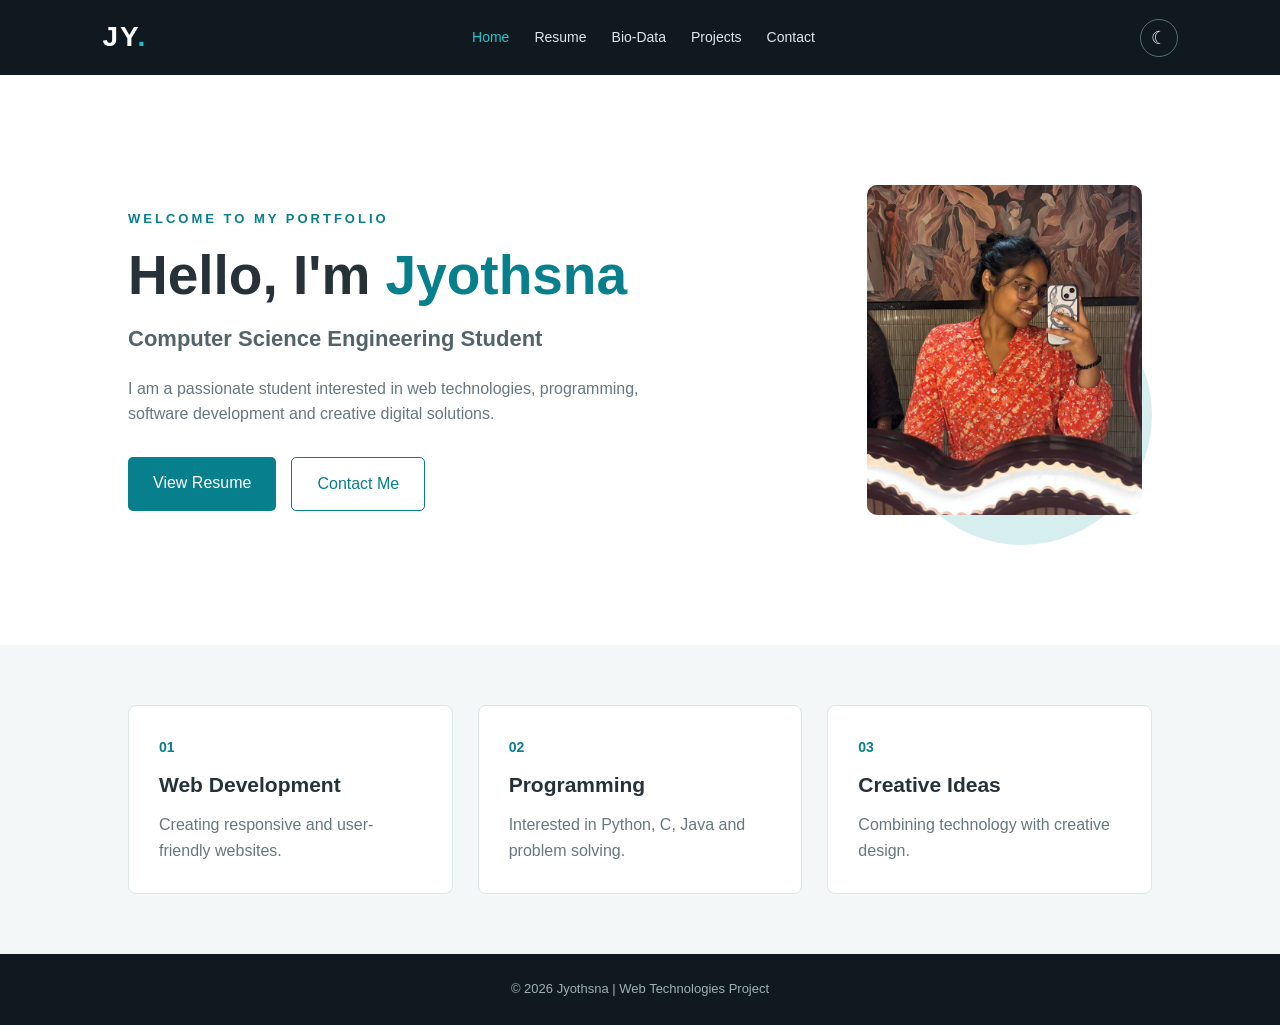
<file: index.html>
<!DOCTYPE html>
<html lang="en">
<head>
    <meta charset="UTF-8">
    <meta name="viewport" content="width=device-width, initial-scale=1.0">
    <title>Jyothsna | Portfolio</title>

    <link rel="stylesheet" href="style.css">

    <!-- jQuery -->
    <script src="https://code.jquery.com/jquery-3.7.1.min.js"></script>
</head>

<body>

<header>
    <div class="logo">JY<span>.</span></div>

    <nav>
        <a href="index.html" class="active">Home</a>
        <a href="resume.html">Resume</a>
        <a href="biodata.html">Bio-Data</a>
        <a href="projects.html">Projects</a>
        <a href="contact.html">Contact</a>
    </nav>

    <button id="themeBtn">☾</button>
</header>

<section class="hero">

    <div class="hero-text">
        <p class="small-title">WELCOME TO MY PORTFOLIO</p>

        <h1>Hello, I'm <span>Jyothsna</span></h1>

        <h2>Computer Science Engineering Student</h2>

        <p>
            I am a passionate student interested in web technologies,
            programming, software development and creative digital solutions.
        </p>

        <div class="buttons">
            <a href="resume.html" class="btn">View Resume</a>
            <a href="contact.html" class="btn outline">Contact Me</a>
        </div>
    </div>

    <div class="profile-box">
        <div class="circle"></div>
        <img src="image.jpg" alt="Profile Photo">
    </div>

</section>

<section class="quick">

    <div class="quick-card">
        <h3>01</h3>
        <h2>Web Development</h2>
        <p>Creating responsive and user-friendly websites.</p>
    </div>

    <div class="quick-card">
        <h3>02</h3>
        <h2>Programming</h2>
        <p>Interested in Python, C, Java and problem solving.</p>
    </div>

    <div class="quick-card">
        <h3>03</h3>
        <h2>Creative Ideas</h2>
        <p>Combining technology with creative design.</p>
    </div>

</section>

<footer>
    <p>© 2026 Jyothsna | Web Technologies Project</p>
</footer>

<script src="script.js"></script>

</body>
</html>
</file>
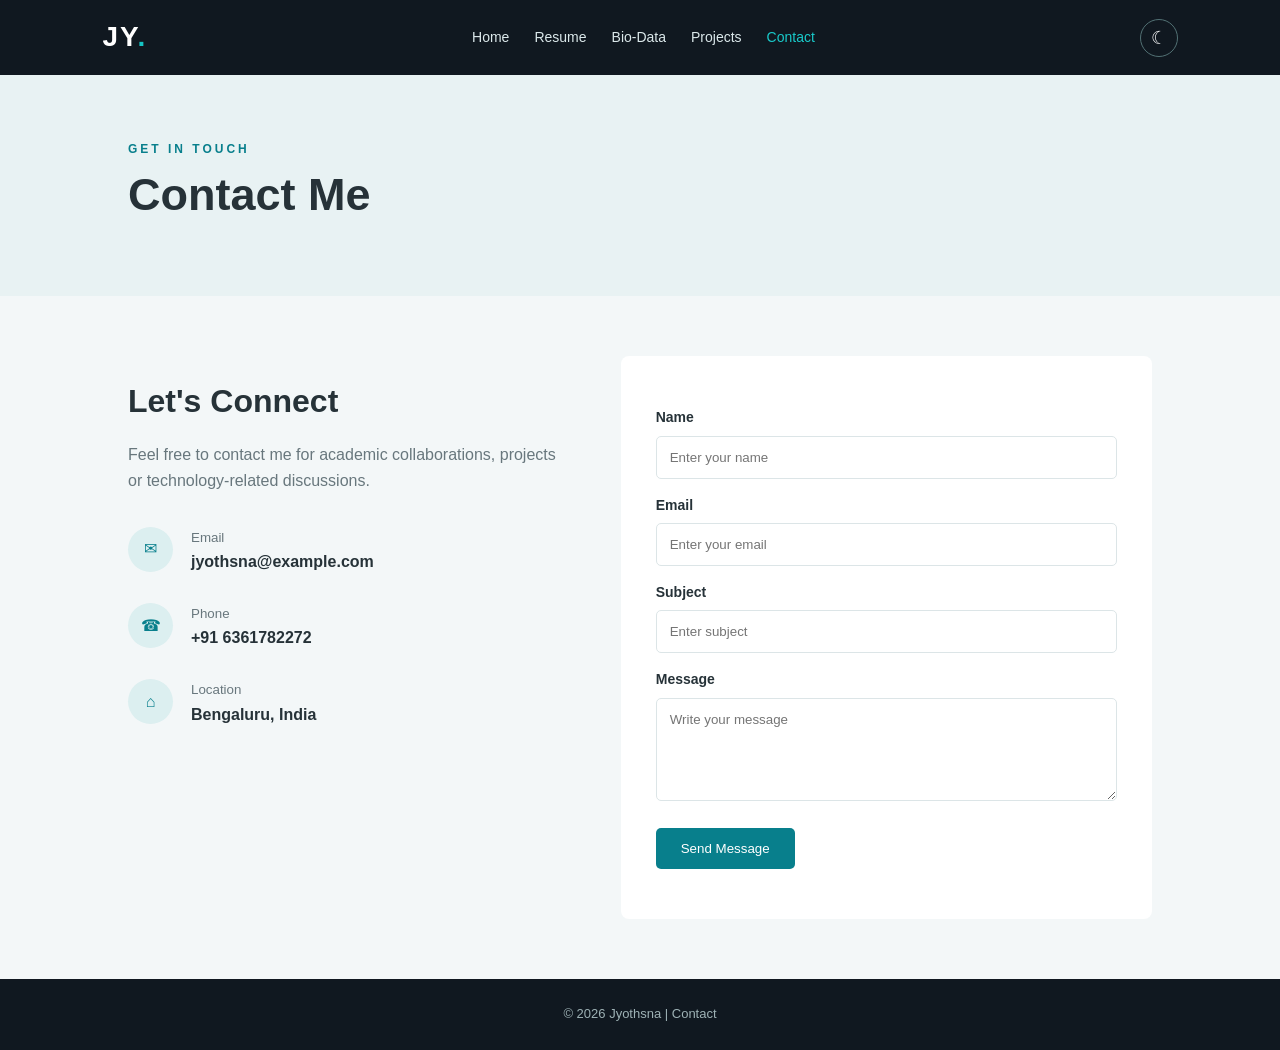
<file: contact.html>
<!DOCTYPE html>
<html lang="en">

<head>

    <meta charset="UTF-8">

    <meta name="viewport"
          content="width=device-width, initial-scale=1.0">

    <title>Contact | Jyothsna</title>

    <link rel="stylesheet" href="style.css">

    <script src="https://code.jquery.com/jquery-3.7.1.min.js"></script>

</head>

<body>

<header>

    <div class="logo">JY<span>.</span></div>

    <nav>

        <a href="index.html">Home</a>

        <a href="resume.html">Resume</a>

        <a href="biodata.html">Bio-Data</a>

        <a href="projects.html">Projects</a>

        <a href="contact.html" class="active">
            Contact
        </a>

    </nav>

    <button id="themeBtn">☾</button>

</header>


<div class="page-title">

    <p>GET IN TOUCH</p>

    <h1>Contact Me</h1>

</div>


<main class="contact-container">


    <section class="contact-info">

        <h2>Let's Connect</h2>

        <p>
            Feel free to contact me for academic collaborations,
            projects or technology-related discussions.
        </p>


        <div class="contact-item">

            <span>✉</span>

            <div>

                <small>Email</small>

                <p>jyothsna@example.com</p>

            </div>

        </div>


        <div class="contact-item">

            <span>☎</span>

            <div>

                <small>Phone</small>

                <p>+91 6361782272</p>

            </div>

        </div>


        <div class="contact-item">

            <span>⌂</span>

            <div>

                <small>Location</small>

                <p>Bengaluru, India</p>

            </div>

        </div>

    </section>


    <section class="form-box">

        <form id="contactForm">

            <label>Name</label>

            <input type="text"
                   id="name"
                   placeholder="Enter your name">

            <label>Email</label>

            <input type="email"
                   id="email"
                   placeholder="Enter your email">

            <label>Subject</label>

            <input type="text"
                   id="subject"
                   placeholder="Enter subject">

            <label>Message</label>

            <textarea id="message"
                      rows="5"
                      placeholder="Write your message"></textarea>

            <button type="submit"
                    class="btn">
                Send Message
            </button>

            <p id="formMessage"></p>

        </form>

    </section>

</main>


<footer>

    <p>© 2026 Jyothsna | Contact</p>

</footer>


<script src="script.js"></script>

</body>

</html>
</file>
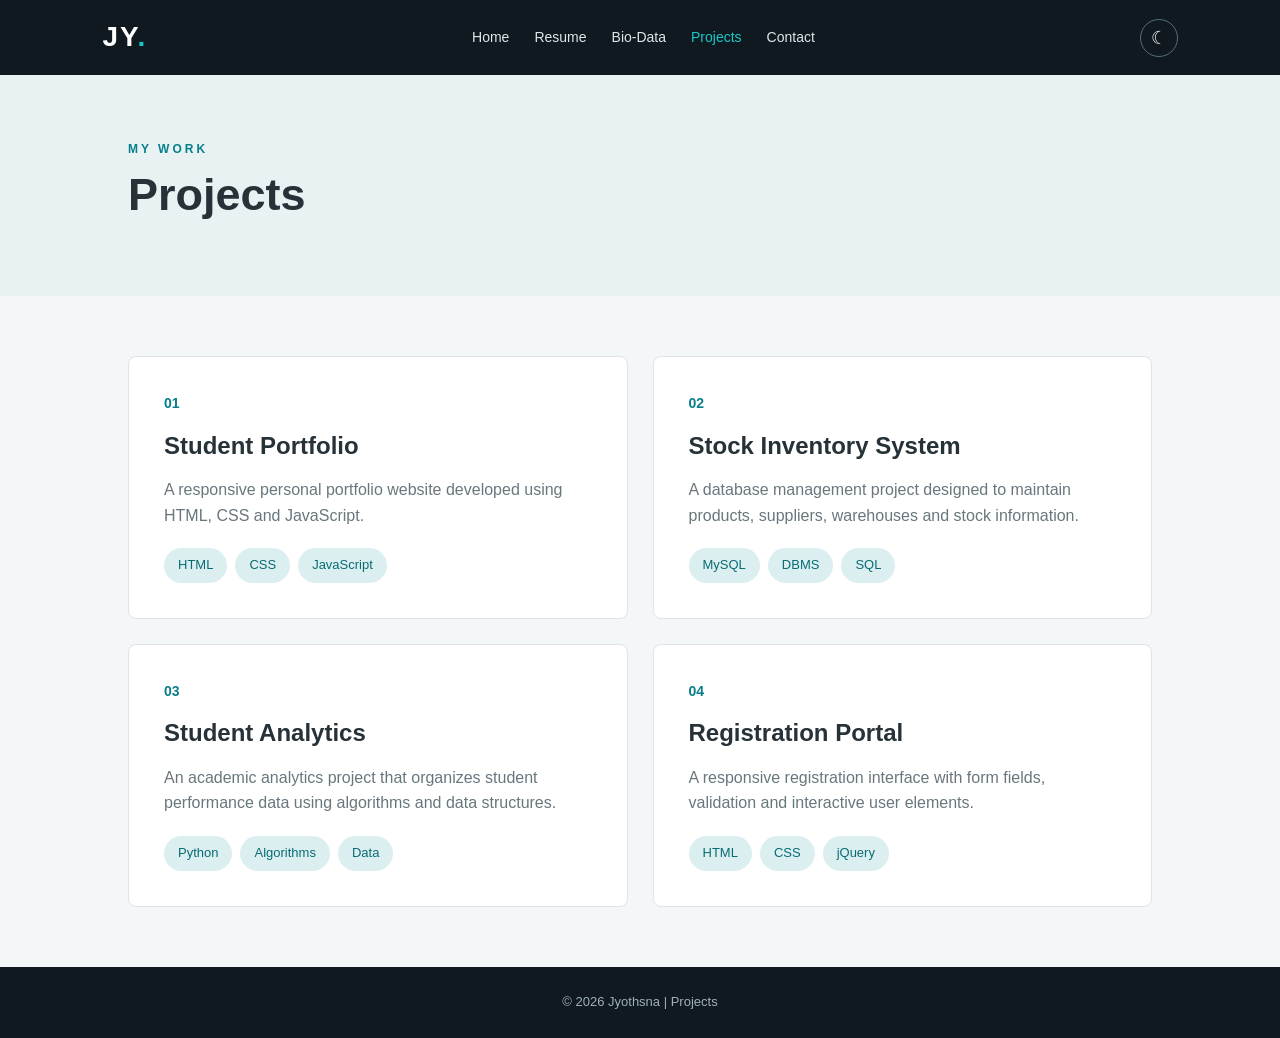
<file: projects.html>
<!DOCTYPE html>
<html lang="en">

<head>

    <meta charset="UTF-8">

    <meta name="viewport"
          content="width=device-width, initial-scale=1.0">

    <title>Projects | Jyothsna</title>

    <link rel="stylesheet" href="style.css">

    <script src="https://code.jquery.com/jquery-3.7.1.min.js"></script>

</head>

<body>

<header>

    <div class="logo">JY<span>.</span></div>

    <nav>

        <a href="index.html">Home</a>

        <a href="resume.html">Resume</a>

        <a href="biodata.html">Bio-Data</a>

        <a href="projects.html" class="active">
            Projects
        </a>

        <a href="contact.html">Contact</a>

    </nav>

    <button id="themeBtn">☾</button>

</header>


<div class="page-title">

    <p>MY WORK</p>

    <h1>Projects</h1>

</div>


<section class="projects">

    <div class="project-card">

        <div class="project-number">01</div>

        <h2>Student Portfolio</h2>

        <p>
            A responsive personal portfolio website developed
            using HTML, CSS and JavaScript.
        </p>

        <div class="tech">

            <span>HTML</span>
            <span>CSS</span>
            <span>JavaScript</span>

        </div>

    </div>


    <div class="project-card">

        <div class="project-number">02</div>

        <h2>Stock Inventory System</h2>

        <p>
            A database management project designed to maintain
            products, suppliers, warehouses and stock information.
        </p>

        <div class="tech">

            <span>MySQL</span>
            <span>DBMS</span>
            <span>SQL</span>

        </div>

    </div>


    <div class="project-card">

        <div class="project-number">03</div>

        <h2>Student Analytics</h2>

        <p>
            An academic analytics project that organizes student
            performance data using algorithms and data structures.
        </p>

        <div class="tech">

            <span>Python</span>
            <span>Algorithms</span>
            <span>Data</span>

        </div>

    </div>


    <div class="project-card">

        <div class="project-number">04</div>

        <h2>Registration Portal</h2>

        <p>
            A responsive registration interface with form fields,
            validation and interactive user elements.
        </p>

        <div class="tech">

            <span>HTML</span>
            <span>CSS</span>
            <span>jQuery</span>

        </div>

    </div>

</section>


<footer>

    <p>© 2026 Jyothsna | Projects</p>

</footer>


<script src="script.js"></script>

</body>

</html>
</file>
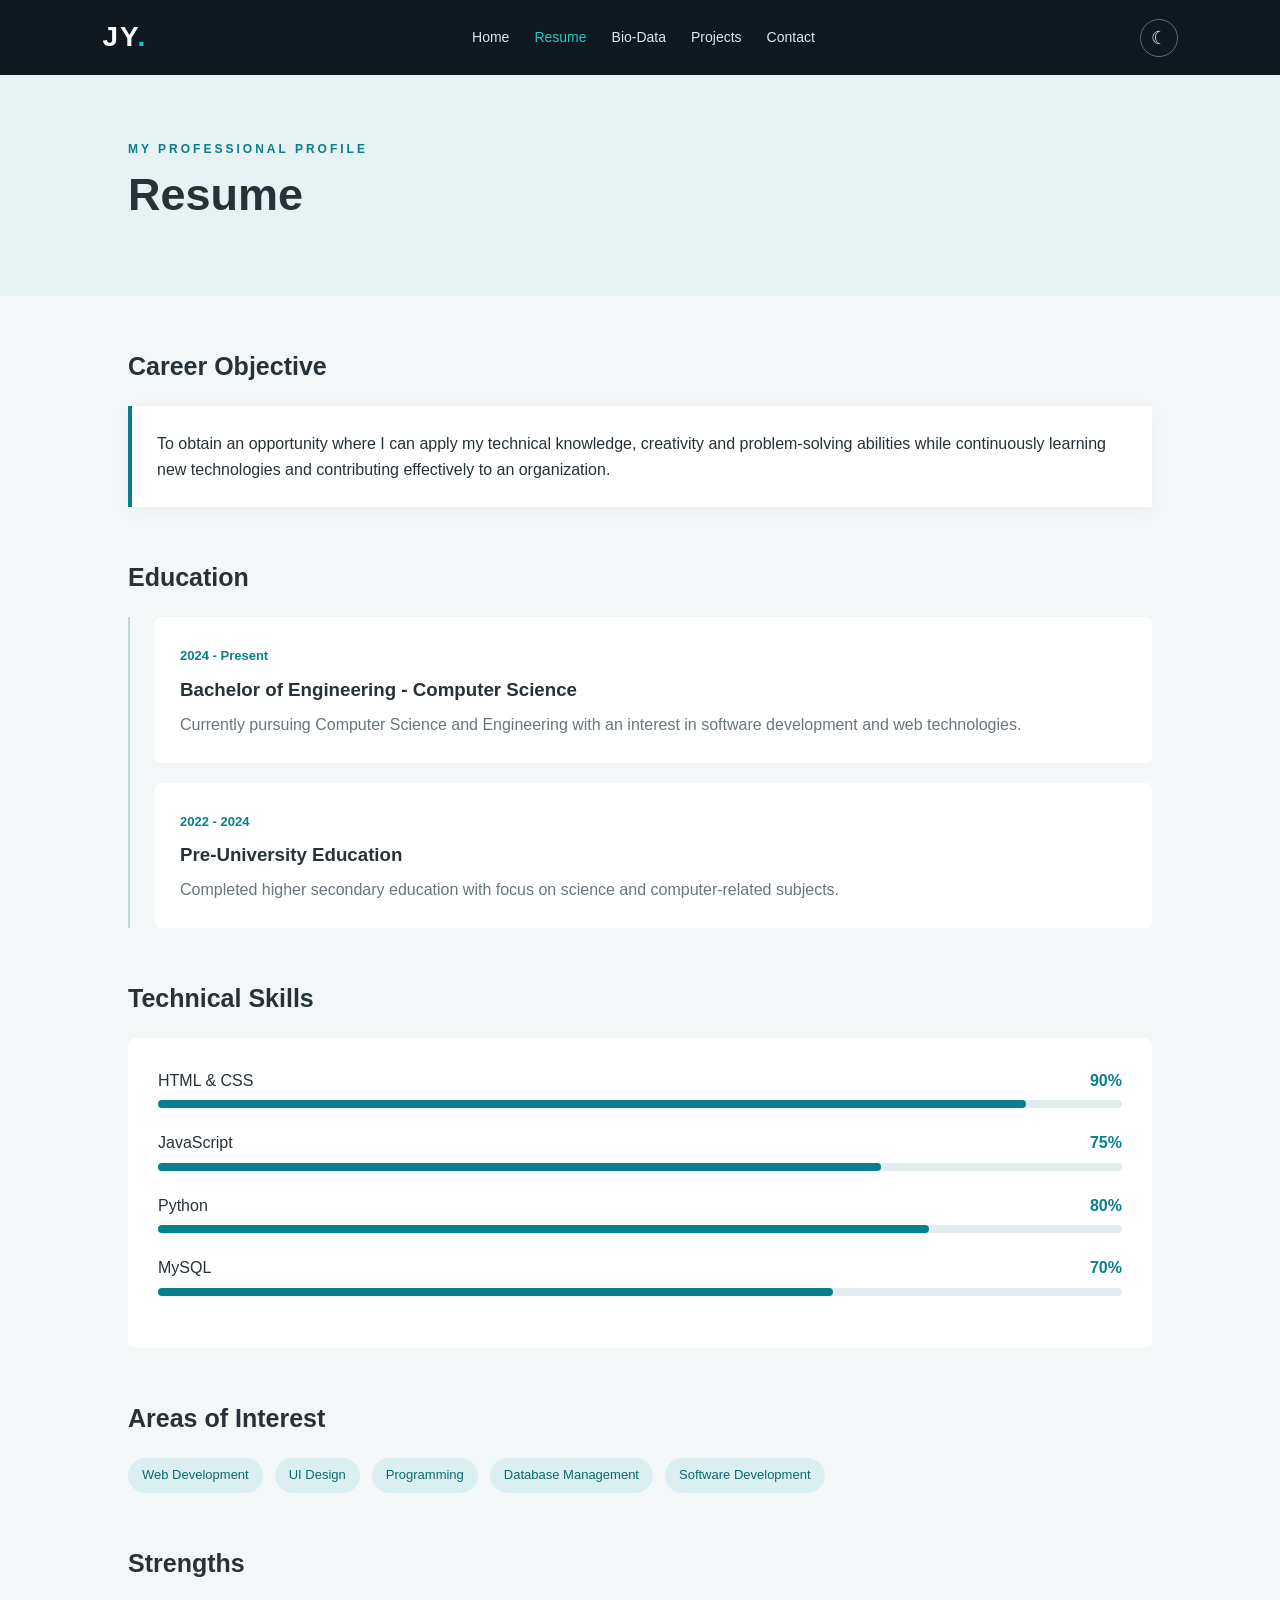
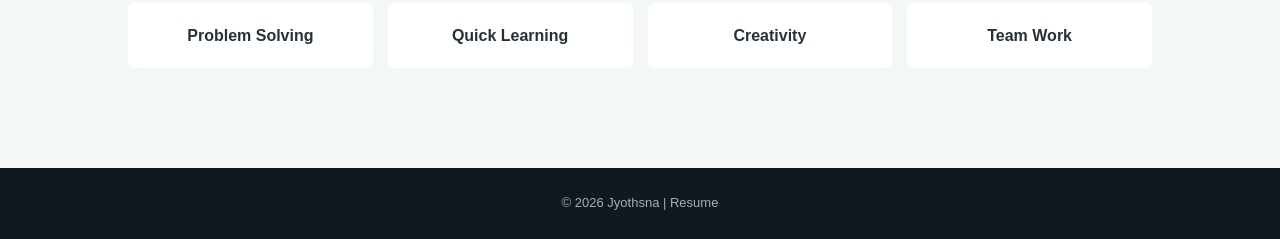
<file: resume.html>
<!DOCTYPE html>
<html lang="en">

<head>
    <meta charset="UTF-8">
    <meta name="viewport" content="width=device-width, initial-scale=1.0">

    <title>Resume | Jyothsna</title>

    <link rel="stylesheet" href="style.css">

    <script src="https://code.jquery.com/jquery-3.7.1.min.js"></script>
</head>

<body>

<header>

    <div class="logo">JY<span>.</span></div>

    <nav>
        <a href="index.html">Home</a>
        <a href="resume.html" class="active">Resume</a>
        <a href="biodata.html">Bio-Data</a>
        <a href="projects.html">Projects</a>
        <a href="contact.html">Contact</a>
    </nav>

    <button id="themeBtn">☾</button>

</header>

<div class="page-title">
    <p>MY PROFESSIONAL PROFILE</p>
    <h1>Resume</h1>
</div>

<main class="resume">

    <section class="resume-section">

        <h2>Career Objective</h2>

        <div class="content-box">

            <p>
                To obtain an opportunity where I can apply my technical
                knowledge, creativity and problem-solving abilities while
                continuously learning new technologies and contributing
                effectively to an organization.
            </p>

        </div>

    </section>


    <section class="resume-section">

        <h2>Education</h2>

        <div class="timeline">

            <div class="timeline-item">

                <span>2024 - Present</span>

                <h3>Bachelor of Engineering - Computer Science</h3>

                <p>
                    Currently pursuing Computer Science and Engineering
                    with an interest in software development and web technologies.
                </p>

            </div>


            <div class="timeline-item">

                <span>2022 - 2024</span>

                <h3>Pre-University Education</h3>

                <p>
                    Completed higher secondary education with focus on
                    science and computer-related subjects.
                </p>

            </div>

        </div>

    </section>


    <section class="resume-section">

        <h2>Technical Skills</h2>

        <div class="skills">

            <div class="skill">
                <div>
                    <span>HTML & CSS</span>
                    <b>90%</b>
                </div>
                <div class="bar">
                    <div class="progress" style="width:90%"></div>
                </div>
            </div>


            <div class="skill">
                <div>
                    <span>JavaScript</span>
                    <b>75%</b>
                </div>

                <div class="bar">
                    <div class="progress" style="width:75%"></div>
                </div>
            </div>


            <div class="skill">
                <div>
                    <span>Python</span>
                    <b>80%</b>
                </div>

                <div class="bar">
                    <div class="progress" style="width:80%"></div>
                </div>
            </div>


            <div class="skill">
                <div>
                    <span>MySQL</span>
                    <b>70%</b>
                </div>

                <div class="bar">
                    <div class="progress" style="width:70%"></div>
                </div>
            </div>

        </div>

    </section>


    <section class="resume-section">

        <h2>Areas of Interest</h2>

        <div class="tag-container">

            <span>Web Development</span>
            <span>UI Design</span>
            <span>Programming</span>
            <span>Database Management</span>
            <span>Software Development</span>

        </div>

    </section>


    <section class="resume-section">

        <h2>Strengths</h2>

        <div class="strength-grid">

            <div>Problem Solving</div>
            <div>Quick Learning</div>
            <div>Creativity</div>
            <div>Team Work</div>

        </div>

    </section>

</main>

<footer>
    <p>© 2026 Jyothsna | Resume</p>
</footer>

<script src="script.js"></script>

</body>
</html>
</file>
<file: style.css>
* {
    box-sizing: border-box;
    margin: 0;
    padding: 0;
}

:root {
    --dark: #101820;
    --blue: #087f8c;
    --light-blue: #13a8a8;
    --white: #ffffff;
    --light: #f3f7f8;
    --text: #263238;
    --muted: #68777d;
    --border: #dce5e7;
}

body {
    font-family: Arial, sans-serif;
    background: var(--light);
    color: var(--text);
    line-height: 1.6;
    transition: 0.3s;
}


/* HEADER */

header {
    height: 75px;
    padding: 0 8%;
    display: flex;
    align-items: center;
    justify-content: space-between;
    background: var(--dark);
}

.logo {
    color: white;
    font-size: 28px;
    font-weight: bold;
    letter-spacing: 2px;
}

.logo span {
    color: #15c4c4;
}

nav {
    display: flex;
    gap: 25px;
}

nav a {
    color: #dbe8ea;
    text-decoration: none;
    font-size: 14px;
    transition: 0.3s;
}

nav a:hover,
nav a.active {
    color: #19caca;
}

#themeBtn {
    border: 1px solid #527174;
    background: transparent;
    color: white;
    width: 38px;
    height: 38px;
    border-radius: 50%;
    cursor: pointer;
    font-size: 18px;
}


/* HOME */

.hero {
    min-height: 570px;
    display: flex;
    justify-content: space-between;
    align-items: center;
    padding: 70px 10%;
    background: white;
}

.hero-text {
    max-width: 600px;
}

.small-title {
    color: var(--blue);
    font-size: 13px;
    font-weight: bold;
    letter-spacing: 3px;
    margin-bottom: 15px;
}

.hero h1 {
    font-size: 55px;
    line-height: 1.1;
    margin-bottom: 15px;
}

.hero h1 span {
    color: var(--blue);
}

.hero h2 {
    font-size: 22px;
    color: #52636a;
    margin-bottom: 20px;
}

.hero-text > p:not(.small-title) {
    color: var(--muted);
    max-width: 540px;
}

.buttons {
    display: flex;
    gap: 15px;
    margin-top: 30px;
}

.btn {
    display: inline-block;
    border: none;
    padding: 13px 25px;
    background: var(--blue);
    color: white;
    text-decoration: none;
    border-radius: 5px;
    cursor: pointer;
    transition: 0.3s;
}

.btn:hover {
    background: var(--light-blue);
    transform: translateY(-2px);
}

.btn.outline {
    background: transparent;
    color: var(--blue);
    border: 1px solid var(--blue);
}


/* PROFILE */

.profile-box {
    width: 330px;
    height: 390px;
    position: relative;
}

.profile-box img {
    position: absolute;
    width: 275px;
    height: 330px;
    object-fit: cover;
    border-radius: 10px;
    right: 10px;
    top: 20px;
    z-index: 2;
}

.circle {
    position: absolute;
    width: 260px;
    height: 260px;
    background: #d6eeee;
    border-radius: 50%;
    right: 0;
    bottom: 10px;
}


/* QUICK CARDS */

.quick {
    padding: 60px 10%;
    display: grid;
    grid-template-columns: repeat(3, 1fr);
    gap: 25px;
}

.quick-card {
    background: white;
    padding: 30px;
    border: 1px solid var(--border);
    border-radius: 8px;
}

.quick-card h3 {
    color: var(--blue);
    font-size: 14px;
}

.quick-card h2 {
    margin: 10px 0;
    font-size: 21px;
}

.quick-card p {
    color: var(--muted);
}


/* PAGE TITLE */

.page-title {
    padding: 65px 10%;
    background: #e8f2f3;
}

.page-title p {
    color: var(--blue);
    letter-spacing: 3px;
    font-size: 12px;
    font-weight: bold;
}

.page-title h1 {
    font-size: 45px;
}


/* RESUME */

.resume {
    padding: 50px 10%;
}

.resume-section {
    margin-bottom: 50px;
}

.resume-section > h2 {
    font-size: 25px;
    margin-bottom: 20px;
}

.content-box {
    background: white;
    border-left: 4px solid var(--blue);
    padding: 25px;
    box-shadow: 0 5px 20px rgba(0,0,0,.04);
}

.timeline {
    border-left: 2px solid #b9d9db;
    padding-left: 25px;
}

.timeline-item {
    background: white;
    padding: 25px;
    margin-bottom: 20px;
    border-radius: 6px;
}

.timeline-item span {
    color: var(--blue);
    font-size: 13px;
    font-weight: bold;
}

.timeline-item h3 {
    margin: 7px 0;
}

.timeline-item p {
    color: var(--muted);
}


/* SKILLS */

.skills {
    background: white;
    padding: 30px;
    border-radius: 8px;
}

.skill {
    margin-bottom: 22px;
}

.skill > div:first-child {
    display: flex;
    justify-content: space-between;
    margin-bottom: 7px;
}

.skill b {
    color: var(--blue);
}

.bar {
    height: 8px;
    background: #e2ebed;
    border-radius: 10px;
}

.progress {
    height: 100%;
    background: var(--blue);
    border-radius: 10px;
}


/* TAGS */

.tag-container {
    display: flex;
    gap: 12px;
    flex-wrap: wrap;
}

.tag-container span,
.tech span {
    background: #dceff0;
    color: #086b74;
    padding: 7px 14px;
    border-radius: 20px;
    font-size: 13px;
}

.strength-grid {
    display: grid;
    grid-template-columns: repeat(4, 1fr);
    gap: 15px;
}

.strength-grid div {
    background: white;
    padding: 20px;
    text-align: center;
    border-radius: 6px;
    font-weight: bold;
}


/* BIO DATA */

.bio-container {
    padding: 50px 10%;
}

.bio-profile {
    text-align: center;
    background: var(--dark);
    color: white;
    padding: 35px;
    border-radius: 8px 8px 0 0;
}

.bio-profile img {
    width: 120px;
    height: 120px;
    border-radius: 50%;
    object-fit: cover;
    border: 4px solid #19bebe;
    margin-bottom: 15px;
}

.bio-profile p {
    color: #b9cccf;
}

.bio-details {
    background: white;
    padding: 20px 35px;
}

.bio-row {
    display: grid;
    grid-template-columns: 30% 70%;
    padding: 18px 0;
    border-bottom: 1px solid var(--border);
}

.bio-row span {
    color: var(--muted);
}

.bio-row strong {
    color: var(--dark);
}

.declaration {
    background: white;
    margin-top: 25px;
    padding: 30px;
}

.declaration p {
    color: var(--muted);
}

.signature {
    margin-top: 25px;
}


/* PROJECTS */

.projects {
    padding: 60px 10%;
    display: grid;
    grid-template-columns: repeat(2, 1fr);
    gap: 25px;
}

.project-card {
    background: white;
    padding: 35px;
    border: 1px solid var(--border);
    border-radius: 8px;
    transition: .3s;
}

.project-card:hover {
    transform: translateY(-5px);
    box-shadow: 0 12px 30px rgba(0,0,0,.08);
}

.project-number {
    color: var(--blue);
    font-weight: bold;
    font-size: 14px;
}

.project-card h2 {
    margin: 12px 0;
}

.project-card p {
    color: var(--muted);
    margin-bottom: 20px;
}

.tech {
    display: flex;
    gap: 8px;
    flex-wrap: wrap;
}


/* CONTACT */

.contact-container {
    padding: 60px 10%;
    display: grid;
    grid-template-columns: 1fr 1.2fr;
    gap: 50px;
}

.contact-info {
    padding-top: 20px;
}

.contact-info h2 {
    font-size: 32px;
    margin-bottom: 15px;
}

.contact-info > p {
    color: var(--muted);
    margin-bottom: 30px;
}

.contact-item {
    display: flex;
    gap: 18px;
    margin: 25px 0;
    align-items: center;
}

.contact-item > span {
    width: 45px;
    height: 45px;
    background: #dceff0;
    color: var(--blue);
    display: flex;
    align-items: center;
    justify-content: center;
    border-radius: 50%;
}

.contact-item small {
    color: var(--muted);
}

.contact-item p {
    font-weight: bold;
}

.form-box {
    background: white;
    padding: 35px;
    border-radius: 8px;
}

.form-box label {
    display: block;
    margin: 15px 0 7px;
    font-weight: bold;
    font-size: 14px;
}

.form-box input,
.form-box textarea {
    width: 100%;
    padding: 13px;
    border: 1px solid var(--border);
    border-radius: 5px;
    font-family: inherit;
    outline: none;
}

.form-box input:focus,
.form-box textarea:focus {
    border-color: var(--blue);
}

.form-box .btn {
    margin-top: 20px;
}

#formMessage {
    margin-top: 15px;
    font-weight: bold;
}


/* FOOTER */

footer {
    background: var(--dark);
    color: #9eb2b5;
    text-align: center;
    padding: 25px;
    font-size: 13px;
}


/* DARK MODE */

body.dark {
    background: #101820;
    color: #edf7f7;
}

body.dark .hero,
body.dark .quick-card,
body.dark .content-box,
body.dark .timeline-item,
body.dark .skills,
body.dark .strength-grid div,
body.dark .bio-details,
body.dark .declaration,
body.dark .project-card,
body.dark .form-box {
    background: #18252c;
    color: white;
}

body.dark .page-title {
    background: #14242b;
}

body.dark .hero h2,
body.dark p {
    color: #b5c4c7;
}

body.dark .bio-row strong {
    color: white;
}


/* MOBILE */

@media(max-width: 800px) {

    header {
        padding: 15px 5%;
        height: auto;
        flex-wrap: wrap;
        gap: 15px;
    }

    nav {
        order: 3;
        width: 100%;
        justify-content: center;
        flex-wrap: wrap;
        gap: 15px;
    }

    .hero {
        flex-direction: column;
        text-align: center;
        gap: 40px;
        padding: 50px 6%;
    }

    .hero h1 {
        font-size: 40px;
    }

    .buttons {
        justify-content: center;
    }

    .profile-box {
        transform: scale(.85);
    }

    .quick {
        grid-template-columns: 1fr;
        padding: 40px 6%;
    }

    .page-title {
        padding: 45px 6%;
    }

    .page-title h1 {
        font-size: 36px;
    }

    .resume,
    .bio-container,
    .projects {
        padding: 40px 6%;
    }

    .strength-grid {
        grid-template-columns: 1fr 1fr;
    }

    .projects {
        grid-template-columns: 1fr;
    }

    .contact-container {
        grid-template-columns: 1fr;
        padding: 40px 6%;
    }

    .bio-row {
        grid-template-columns: 1fr;
        gap: 5px;
    }

}
</file>
